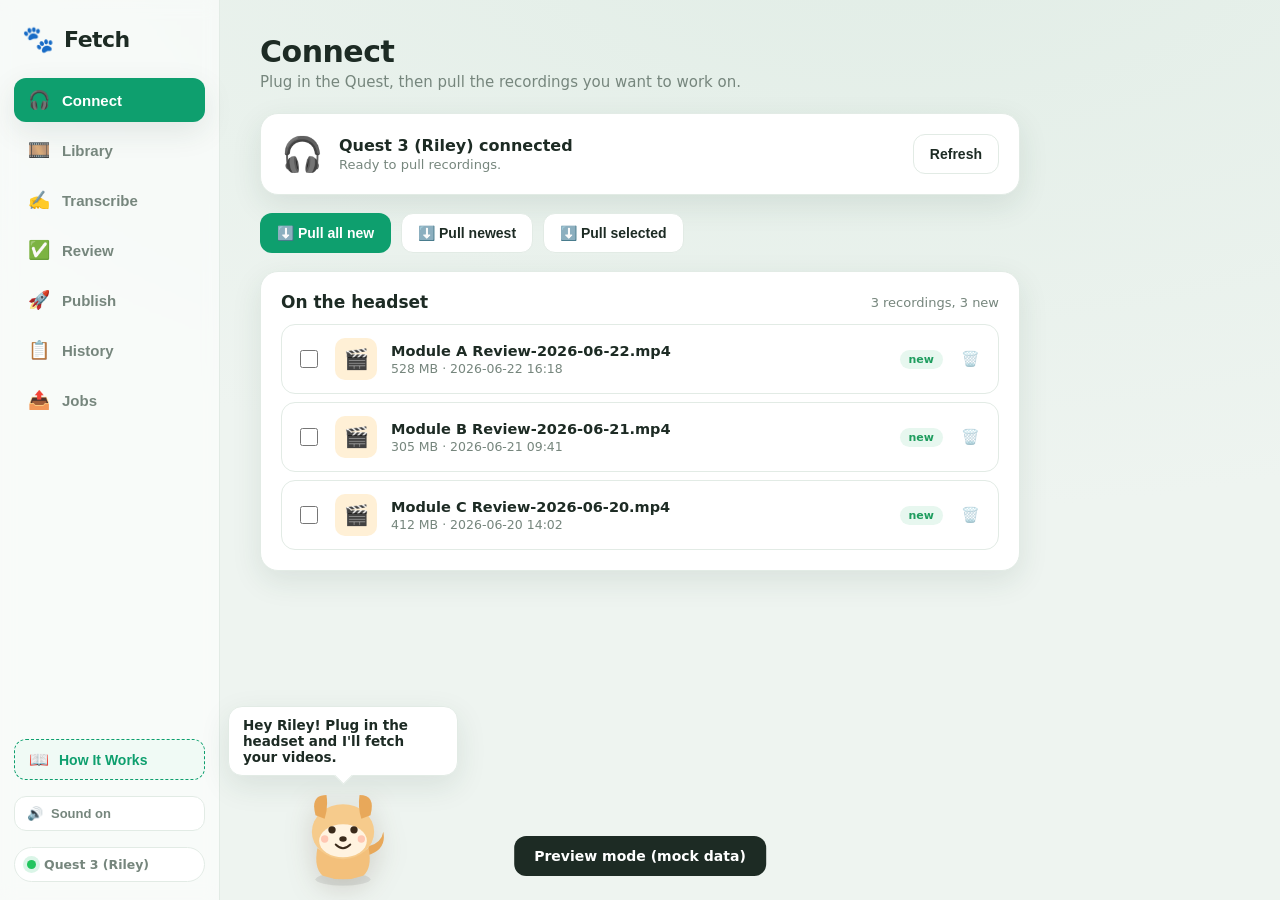
<file: apps/fetch/index.html>
<!DOCTYPE html>
<html lang="en">
<head>
  <meta charset="UTF-8" />
  <meta name="viewport" content="width=device-width, initial-scale=1.0" />
  <title>Fetch</title>
  <link rel="stylesheet" href="styles.css" />
</head>
<body>
  <div id="app">
    <!-- Left nav rail -->
    <nav class="rail">
      <div class="brand">
        <div class="brand-mark">🐾</div>
        <div class="brand-name">Fetch</div>
      </div>
      <button class="rail-btn active" data-view="connect"><span class="ico">🎧</span><span>Connect</span></button>
      <button class="rail-btn" data-view="library"><span class="ico">🎞️</span><span>Library</span></button>
      <button class="rail-btn" data-view="transcribe"><span class="ico">✍️</span><span>Transcribe</span></button>
      <button class="rail-btn" data-view="review"><span class="ico">✅</span><span>Review</span></button>
      <button class="rail-btn" data-view="publish"><span class="ico">🚀</span><span>Publish</span></button>
      <button class="rail-btn" data-view="history"><span class="ico">📋</span><span>History</span></button>
      <button class="rail-btn" data-view="jobs"><span class="ico">📤</span><span>Jobs</span><span class="job-badge hidden" id="jobBadge">0</span></button>
      <div class="rail-spacer"></div>
      <button class="help-btn" id="howItWorks"><span class="ico">📖</span><span>How It Works</span></button>
      <button class="sound-btn" id="soundToggle"><span class="ico">🔊</span><span>Sound on</span></button>
      <div class="device-pill" id="devicePill">
        <span class="dot" id="deviceDot"></span>
        <span id="deviceText">Checking...</span>
      </div>
    </nav>

    <!-- Main content -->
    <main>
      <!-- CONNECT -->
      <section id="view-connect" class="view active">
        <header class="view-head">
          <h1>Connect</h1>
          <p class="sub">Plug in the Quest, then pull the recordings you want to work on.</p>
        </header>

        <div class="card status-card">
          <div class="status-left">
            <div class="status-icon" id="statusIcon">🎧</div>
            <div>
              <div class="status-title" id="statusTitle">Looking for your headset...</div>
              <div class="status-meta" id="statusMeta">Make sure it is plugged in and unlocked.</div>
            </div>
          </div>
          <button class="btn ghost" id="refreshDevice">Refresh</button>
        </div>

        <div class="row gap">
          <button class="btn primary" id="pullAllNew">⬇️ Pull all new</button>
          <button class="btn" id="pullNewest">⬇️ Pull newest</button>
          <button class="btn" id="pullSelected">⬇️ Pull selected</button>
        </div>

        <div class="card">
          <div class="card-head">
            <h2>On the headset</h2>
            <span class="muted" id="headsetCount"></span>
          </div>
          <div id="headsetList" class="list"></div>
        </div>
      </section>

      <!-- LIBRARY -->
      <section id="view-library" class="view">
        <header class="view-head">
          <h1>Library</h1>
          <p class="sub">Pulled videos on this PC. Pick one to transcribe.</p>
        </header>
        <div class="card">
          <div id="libraryList" class="list"></div>
        </div>
      </section>

      <!-- TRANSCRIBE -->
      <section id="view-transcribe" class="view">
        <header class="view-head">
          <h1>Transcribe</h1>
          <p class="sub">Turn the selected video into a timestamped checklist.</p>
        </header>
        <div class="card selected-card" id="transcribeSelected">
          <div class="muted">No video selected. Head to the Library and pick one.</div>
        </div>
        <div class="row gap">
          <button class="btn primary" id="runTranscribe" disabled>✍️ Generate checklist</button>
        </div>
        <div class="card progress-card hidden" id="transcribeProgress">
          <div class="progress-label" id="transcribeLabel">Working...</div>
          <div class="bar"><div class="bar-fill" id="transcribeBar"></div></div>
        </div>
      </section>

      <!-- REVIEW -->
      <section id="view-review" class="view">
        <header class="view-head">
          <h1>Review</h1>
          <p class="sub">Fix anything mis-heard before it goes out. Timestamp callouts get a time, Other notes do not.</p>
        </header>

        <div class="card">
          <div class="card-head">
            <h2>Timestamp <span class="badge" id="changeCount">0</span></h2>
            <button class="btn small" id="addChange">+ Add timestamp</button>
          </div>
          <div id="changesList" class="checklist"></div>
        </div>

        <div class="card">
          <div class="card-head">
            <h2>Other <span class="badge alt" id="otherCount">0</span></h2>
            <button class="btn small" id="addOther">+ Add note</button>
          </div>
          <div id="otherList" class="checklist"></div>
        </div>
      </section>

      <!-- PUBLISH -->
      <section id="view-publish" class="view">
        <header class="view-head">
          <h1>Publish</h1>
          <p class="sub">Upload the video to Vimeo and post the checklist to Teams.</p>
        </header>

        <div class="card">
          <label class="field-label" for="pubDevice">Device</label>
          <div class="folder-row">
            <select id="pubDevice" class="field-input"><option value="">None</option></select>
            <button type="button" class="btn small" id="newDeviceBtn">+ New</button>
            <button type="button" class="btn small" id="delDeviceBtn" title="Delete the selected device from the saved list">🗑️</button>
          </div>
          <div class="folder-new hidden" id="newDeviceRow">
            <input type="text" id="newDeviceName" class="field-input" placeholder="New device name" />
            <button type="button" class="btn small primary" id="createDeviceBtn">Add</button>
            <button type="button" class="btn small" id="cancelDeviceBtn">Cancel</button>
          </div>
          <label class="field-label" for="pubProcedure">Procedure</label>
          <div class="folder-row">
            <select id="pubProcedure" class="field-input"><option value="">None</option></select>
            <button type="button" class="btn small" id="newProcBtn">+ New</button>
            <button type="button" class="btn small" id="delProcBtn" title="Delete the selected procedure from the saved list">🗑️</button>
          </div>
          <div class="folder-new hidden" id="newProcRow">
            <input type="text" id="newProcName" class="field-input" placeholder="New procedure name" />
            <button type="button" class="btn small primary" id="createProcBtn">Add</button>
            <button type="button" class="btn small" id="cancelProcBtn">Cancel</button>
          </div>
          <label class="field-label" for="pubTitle">Title</label>
          <input type="text" id="pubTitle" class="field-input" placeholder="Review title" />
          <label class="field-label" for="pubDescription">Description</label>
          <textarea id="pubDescription" class="field-input" rows="2" placeholder="Optional - shown on Vimeo and in the post"></textarea>
          <label class="field-label" for="pubNotes">Notes</label>
          <textarea id="pubNotes" class="field-input" rows="3" placeholder="Optional - shown at the bottom of the post"></textarea>
          <label class="field-label" for="pubFolder">Vimeo folder</label>
          <div class="folder-row">
            <select id="pubFolder" class="field-input"><option value="">No folder (My Videos)</option></select>
            <button type="button" class="btn small" id="newFolderBtn">+ New</button>
          </div>
          <div class="folder-new hidden" id="newFolderRow">
            <input type="text" id="newFolderName" class="field-input" placeholder="New folder name" />
            <button type="button" class="btn small primary" id="createFolderBtn">Create</button>
            <button type="button" class="btn small" id="cancelFolderBtn">Cancel</button>
          </div>
        </div>

        <div class="card summary-card" id="publishSummary"></div>

        <div class="row gap">
          <button class="btn primary big" id="publishBtn" disabled>🚀 Publish</button>
        </div>

        <div class="card progress-card hidden" id="publishProgress">
          <div class="progress-label" id="publishLabel">Working...</div>
          <div class="bar"><div class="bar-fill" id="publishBar"></div></div>
        </div>

        <div class="card success-card hidden" id="publishSuccess"></div>
      </section>

      <!-- HISTORY -->
      <section id="view-history" class="view">
        <header class="view-head">
          <h1>History</h1>
          <p class="sub">Everything you've published, kept until you delete it. Expand a review to see its checklist.</p>
        </header>
        <div id="historyList" class="list"></div>
      </section>

      <!-- JOBS -->
      <section id="view-jobs" class="view">
        <header class="view-head">
          <h1>Jobs</h1>
          <p class="sub">Your publish queue. Uploads and Teams posts run here with live status.</p>
        </header>
        <div class="row gap"><button class="btn small" id="clearJobsBtn">Clear finished</button></div>
        <div id="jobsList" class="list"></div>
      </section>
    </main>

    <!-- Dog companion -->
    <div id="dog" class="dog idle" title="Click me!">
      <div class="speech" id="dogSpeech"></div>
      <svg viewBox="0 0 120 120" width="110" height="110" aria-hidden="true">
        <g id="dogTail">
          <path d="M86 78 q22 -6 18 -26 q-2 12 -16 16 z" fill="#e8a85a"/>
        </g>
        <ellipse cx="60" cy="104" rx="30" ry="7" fill="rgba(0,0,0,0.08)"/>
        <!-- body -->
        <path d="M32 70 q28 18 56 0 q4 22 -6 30 q-22 8 -44 0 q-10 -8 -6 -30 z" fill="#f3c07b"/>
        <!-- head -->
        <g id="dogHead">
          <ellipse cx="60" cy="52" rx="34" ry="30" fill="#f6cb8c"/>
          <!-- ears -->
          <path id="earL" d="M30 34 q-6 -22 12 -22 q2 14 -2 26 z" fill="#e8a85a"/>
          <path id="earR" d="M90 34 q6 -22 -12 -22 q-2 14 2 26 z" fill="#e8a85a"/>
          <!-- cheeks -->
          <ellipse cx="60" cy="62" rx="26" ry="18" fill="#fff3e0"/>
          <!-- eyes -->
          <circle class="eye" cx="48" cy="50" r="4" fill="#3a2a1a"/>
          <circle class="eye" cx="72" cy="50" r="4" fill="#3a2a1a"/>
          <!-- blush -->
          <circle cx="40" cy="60" r="4" fill="#ffb3a0" opacity="0.7"/>
          <circle cx="80" cy="60" r="4" fill="#ffb3a0" opacity="0.7"/>
          <!-- nose + smile -->
          <ellipse cx="60" cy="60" rx="4" ry="3" fill="#3a2a1a"/>
          <path d="M52 66 q8 8 16 0" stroke="#3a2a1a" stroke-width="2" fill="none" stroke-linecap="round"/>
        </g>
      </svg>
    </div>

    <div id="toast" class="toast"></div>

    <div id="howModal" class="modal-overlay hidden">
      <div class="modal">
        <button class="modal-close" id="howClose" title="Close">&times;</button>
        <h2>🐾 How Fetch works</h2>
        <p class="lead">Two parts: how you talk in the headset, and the buttons here on your PC.</p>

        <h3>🎧 In the headset</h3>
        <p>Record the module like always. When you spot something, open with a trigger word, say the whole thought, and close with <b>"Pause"</b>:</p>
        <div class="trigger">
          <p><b>"Timestamp ... Pause"</b> a specific fix tied to a spot. Say <b>where</b> it is, what's wrong, and what to do. Fetch attaches a clickable time so the contractor jumps straight to that moment in the video.</p>
          <p class="ex">"Timestamp: the front intake panel should be brushed metal, not plastic. Pause."</p>
        </div>
        <div class="trigger">
          <p><b>"Sidenote ... Pause"</b> a general note not tied to a moment. No time gets attached.</p>
          <p class="ex">"Sidenote: the lighting feels darker than the other modules. Pause."</p>
        </div>
        <div class="tips">Tips: one thing per callout (three issues = three callouts). Say <b>where</b> it is out loud, since Fetch can't see where you were looking. Saying <b>"Pause"</b> at the end is what lets the module narrator keep playing, anything it says after your "Pause" is ignored. Just don't use the word "pause" inside a callout.</div>

        <h3>💻 On your PC</h3>
        <p>The tabs down the left side, roughly in the order you use them:</p>
        <ol>
          <li><b>Connect.</b> Plug in the Quest, wait for the green dot, then pull your recordings. Ones you already pulled are checked and greyed so you don't grab them twice. The 🗑️ on a recording deletes it off the headset <i>and</i> out of your Library. Anything you already published stays safe in History.</li>
          <li><b>Library.</b> Your working pile of pulled recordings. Pick one and hit <b>Select</b>. A recording stays here until you publish it, then it moves to History. If you ever delete it from History, it comes right back here.</li>
          <li><b>Transcribe.</b> Hit <b>Generate checklist</b> and wait. This runs on your own PC, free, and turns your spoken callouts into a list. (This step needs no internet.)</li>
          <li><b>Review.</b> Read the list, fix anything it misheard, and add or remove items by hand. This is your last chance to tidy it before it goes out.</li>
          <li><b>Publish.</b> Fill in the <b>Device</b> and <b>Procedure</b> (use <b>+ New</b> to save one for next time, 🗑️ to drop one you added by mistake), a <b>Title</b>, and optional <b>Description</b> and <b>Notes</b>. Choose which <b>Vimeo folder</b> it lands in. Publish uploads the video to Vimeo and posts the checklist card to the Teams channel.</li>
          <li><b>Jobs.</b> Your upload queue. Each publish shows a live progress bar here and runs in the background, so you can line up the next one while it works. A green check and a Vimeo link mean it finished.</li>
          <li><b>History.</b> Every review you've published, grouped by device. As the team knocks out fixes, tick the items off here to track progress (the count shows how many are done). Delete a review to clear it, and Fetch asks if you also want to delete its Vimeo video. The Teams message stays either way.</li>
        </ol>
        <p>And yes, you can pet the dog. 🐕</p>
      </div>
    </div>

    <div id="deleteModal" class="modal-overlay hidden">
      <div class="modal modal-sm">
        <h2 id="deleteTitle">Delete</h2>
        <p id="deleteText" class="lead"></p>
        <label class="toggle"><input type="checkbox" id="deleteVimeoChk" /><span id="deleteVimeoLabel">Also delete the Vimeo video</span></label>
        <p class="muted" style="font-size: 12.5px; margin-top: 6px;">The Teams message can't be removed automatically. Delete it in Teams if you need to.</p>
        <div class="row gap" style="margin-top: 16px; justify-content: flex-end;">
          <button class="btn" id="deleteCancelBtn">Cancel</button>
          <button class="btn danger" id="deleteConfirmBtn">Delete</button>
        </div>
      </div>
    </div>
  </div>

  <script src="sfx.js"></script>
  <script src="dog.js"></script>
  <script src="app.js"></script>
</body>
</html>
</file>
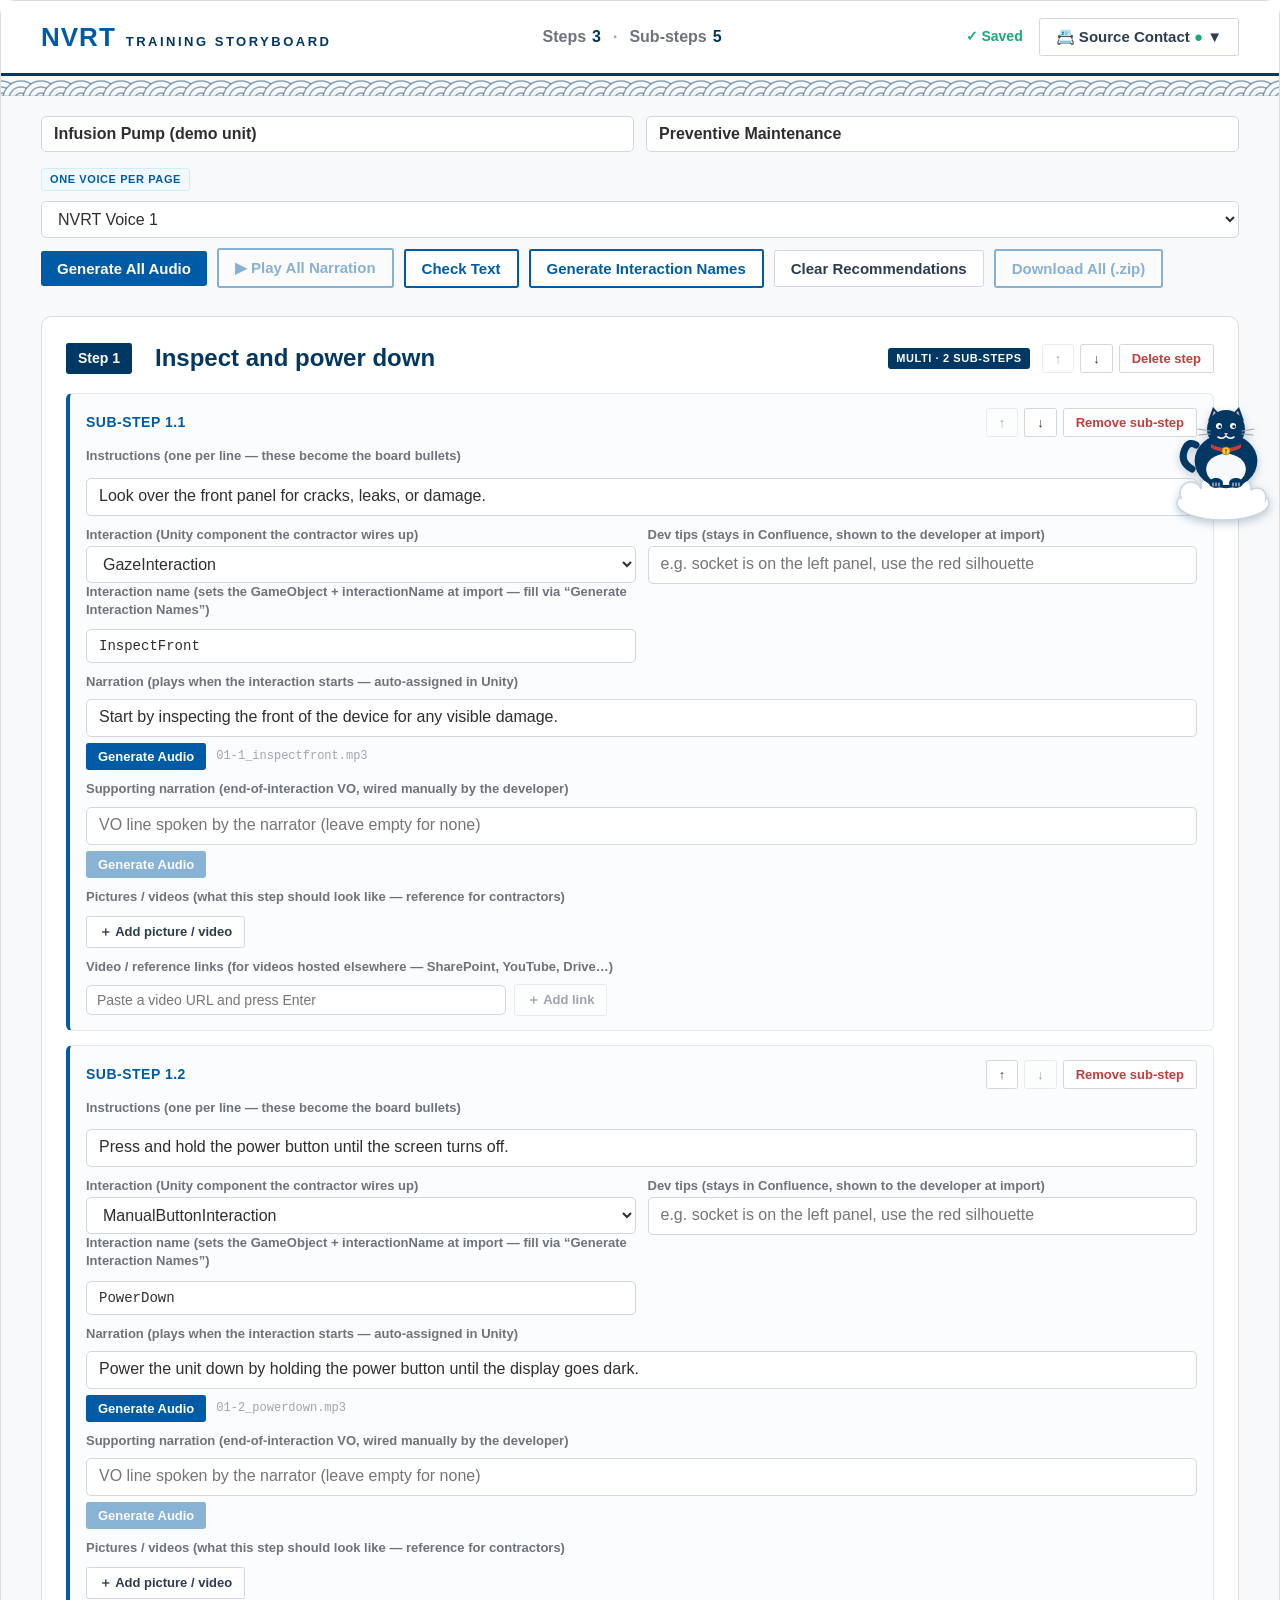
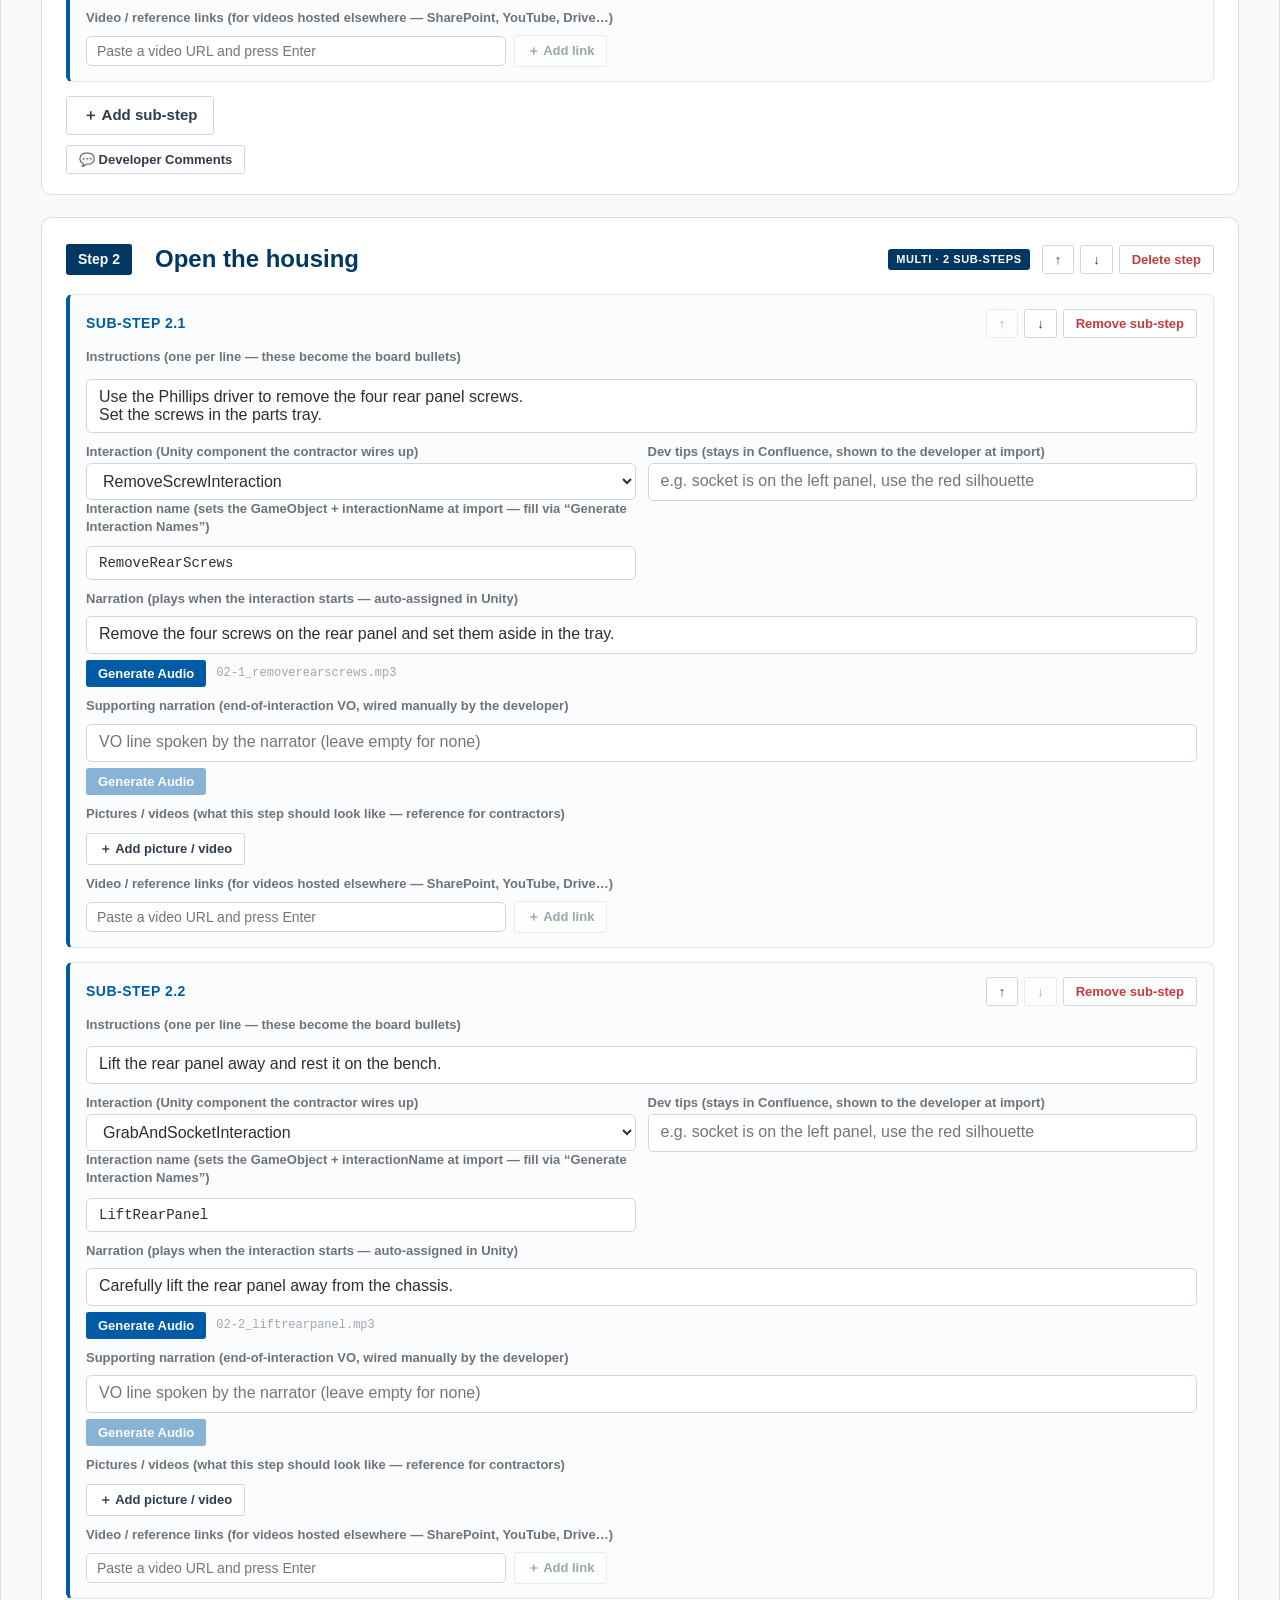
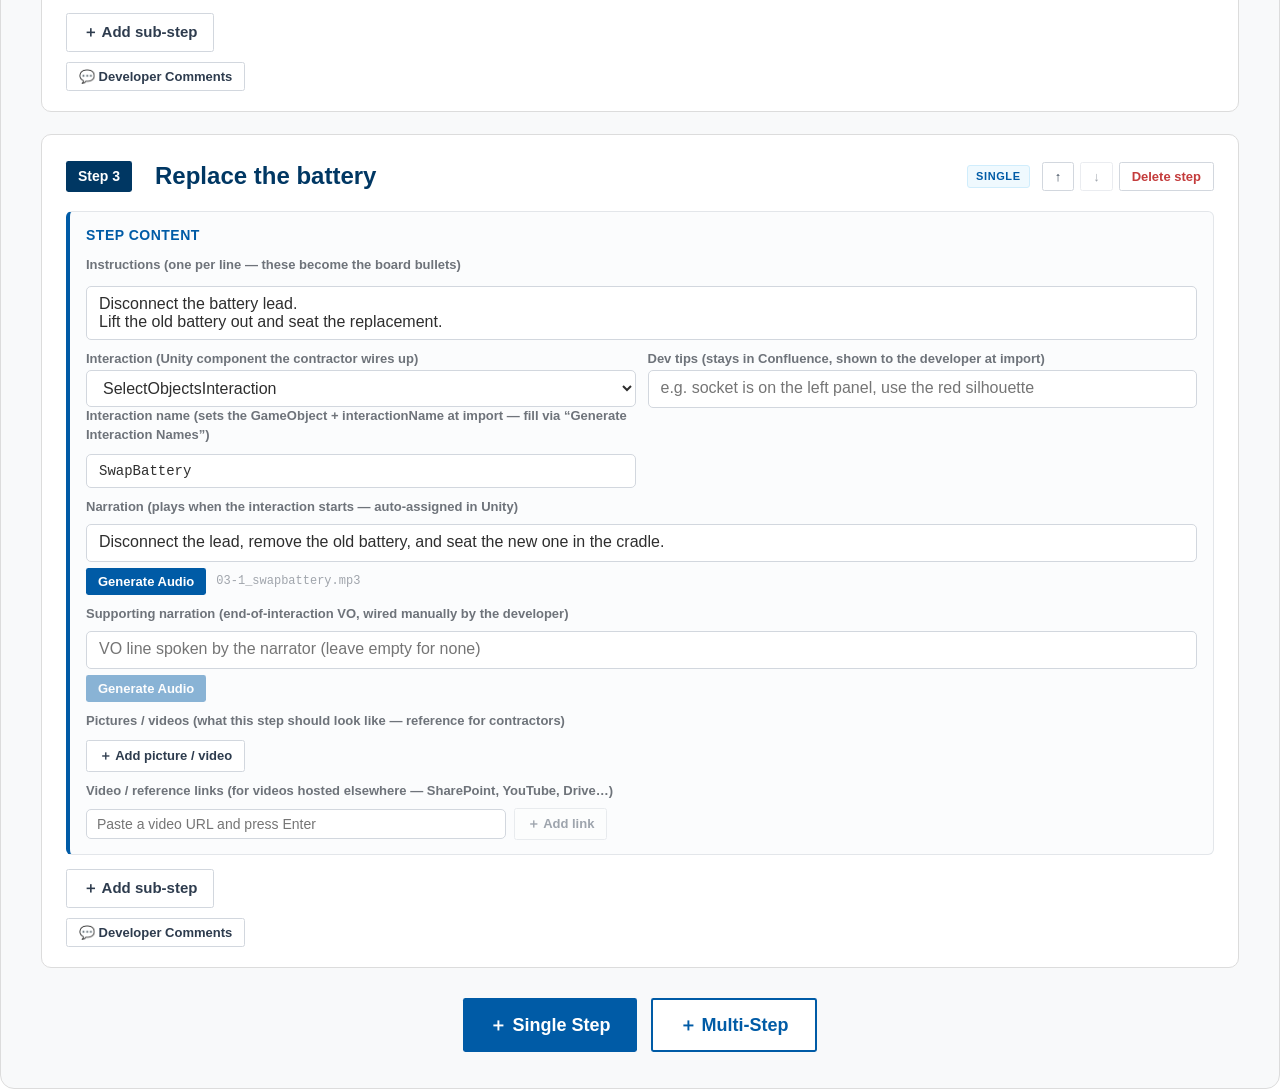
<file: apps/forge/index.html>
<!doctype html>
<html lang="en">
  <head>
    <meta charset="UTF-8" />
    <meta name="viewport" content="width=device-width, initial-scale=1.0" />
    <title>NVRT Storyboard Editor</title>
    <script type="module" crossorigin src="./assets/index-DHckZvHK.js"></script>
    <link rel="stylesheet" crossorigin href="./assets/index-Dmf9ntUv.css">
  </head>
  <body>
    <div id="root"></div>
  </body>
</html>
</file>
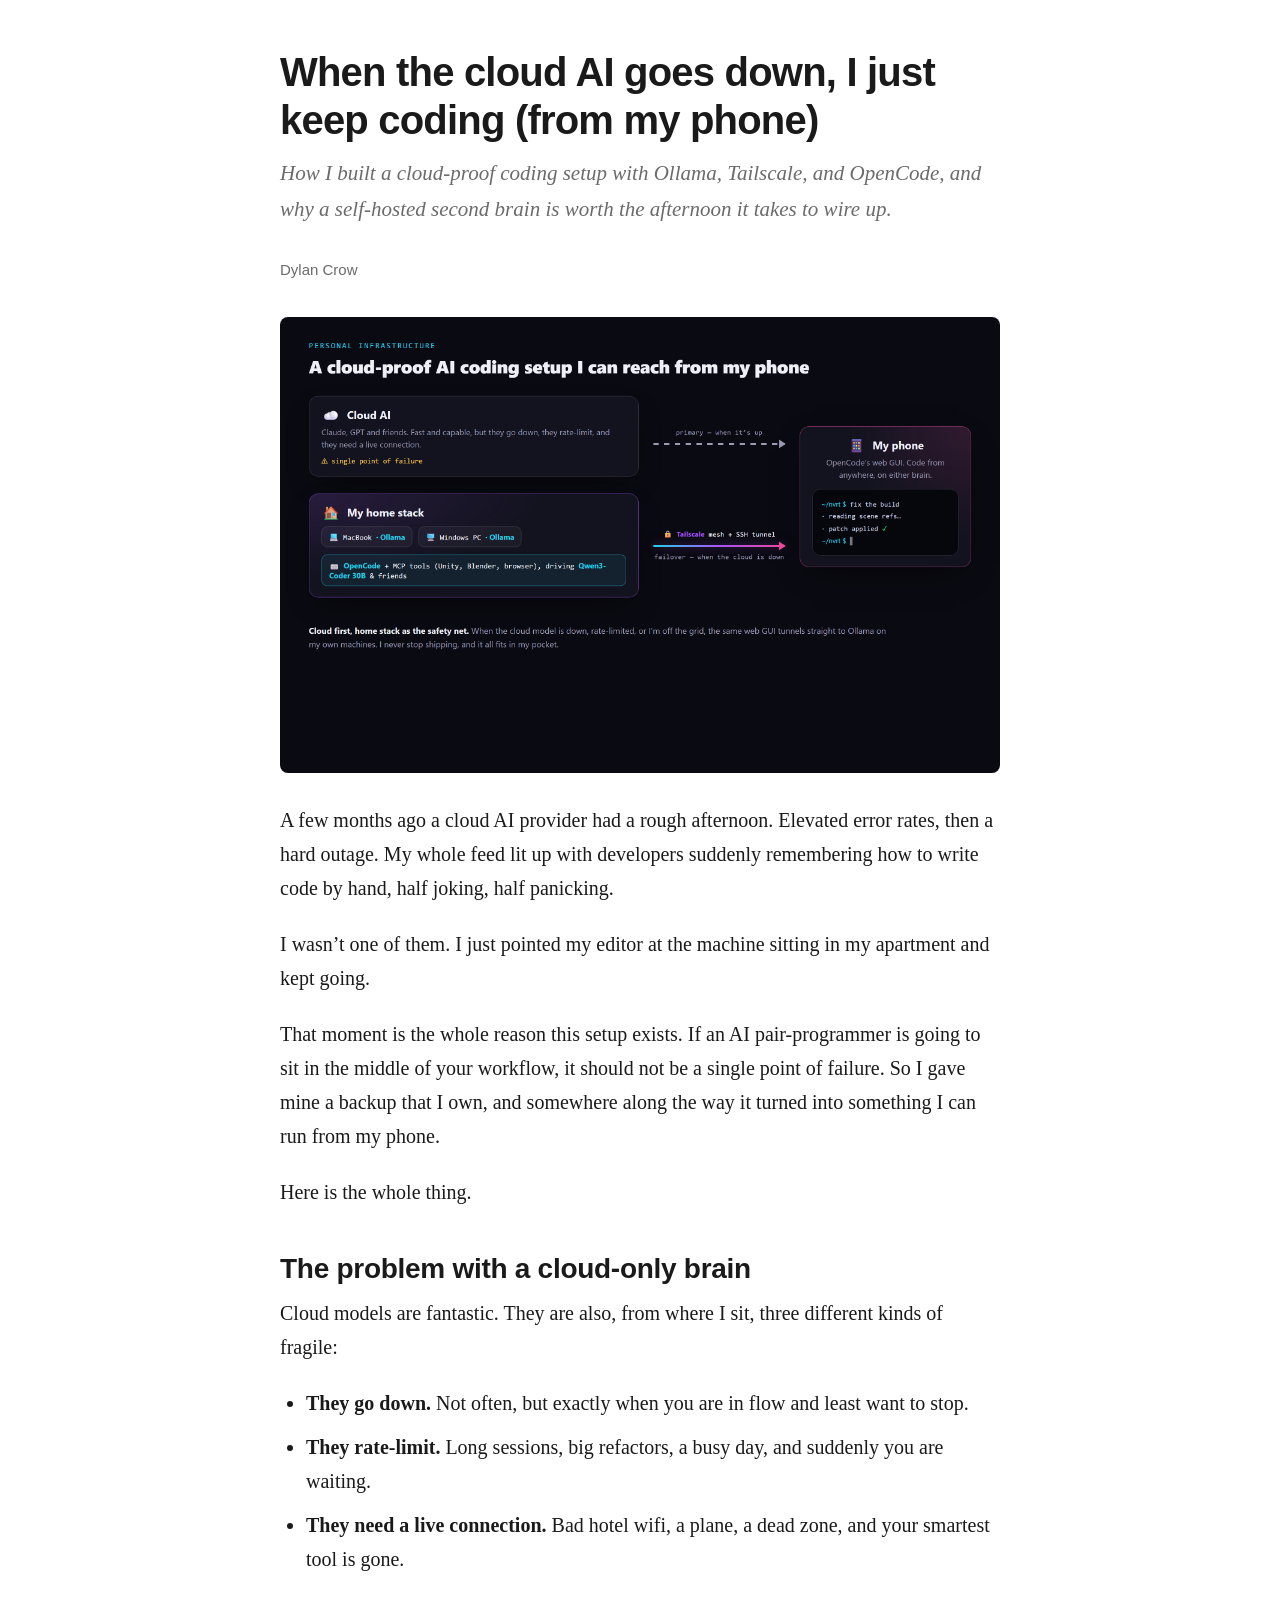
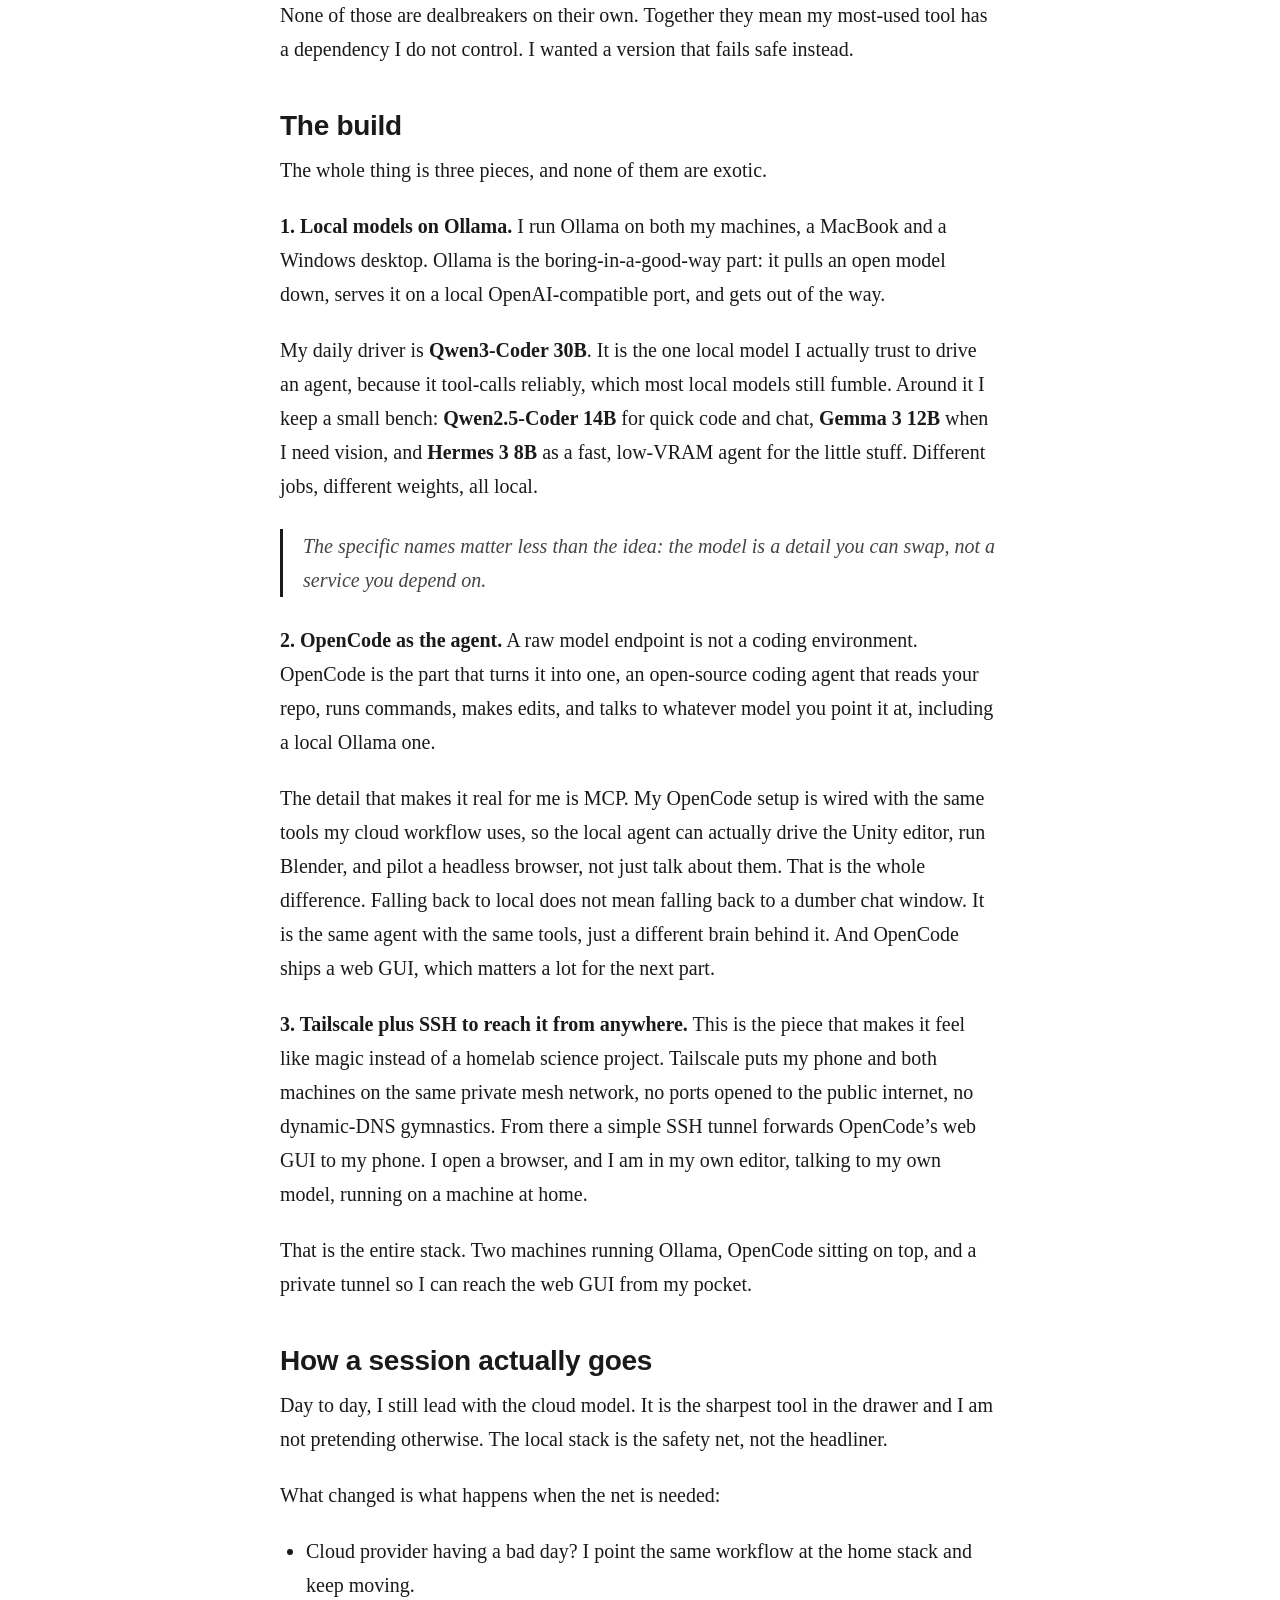
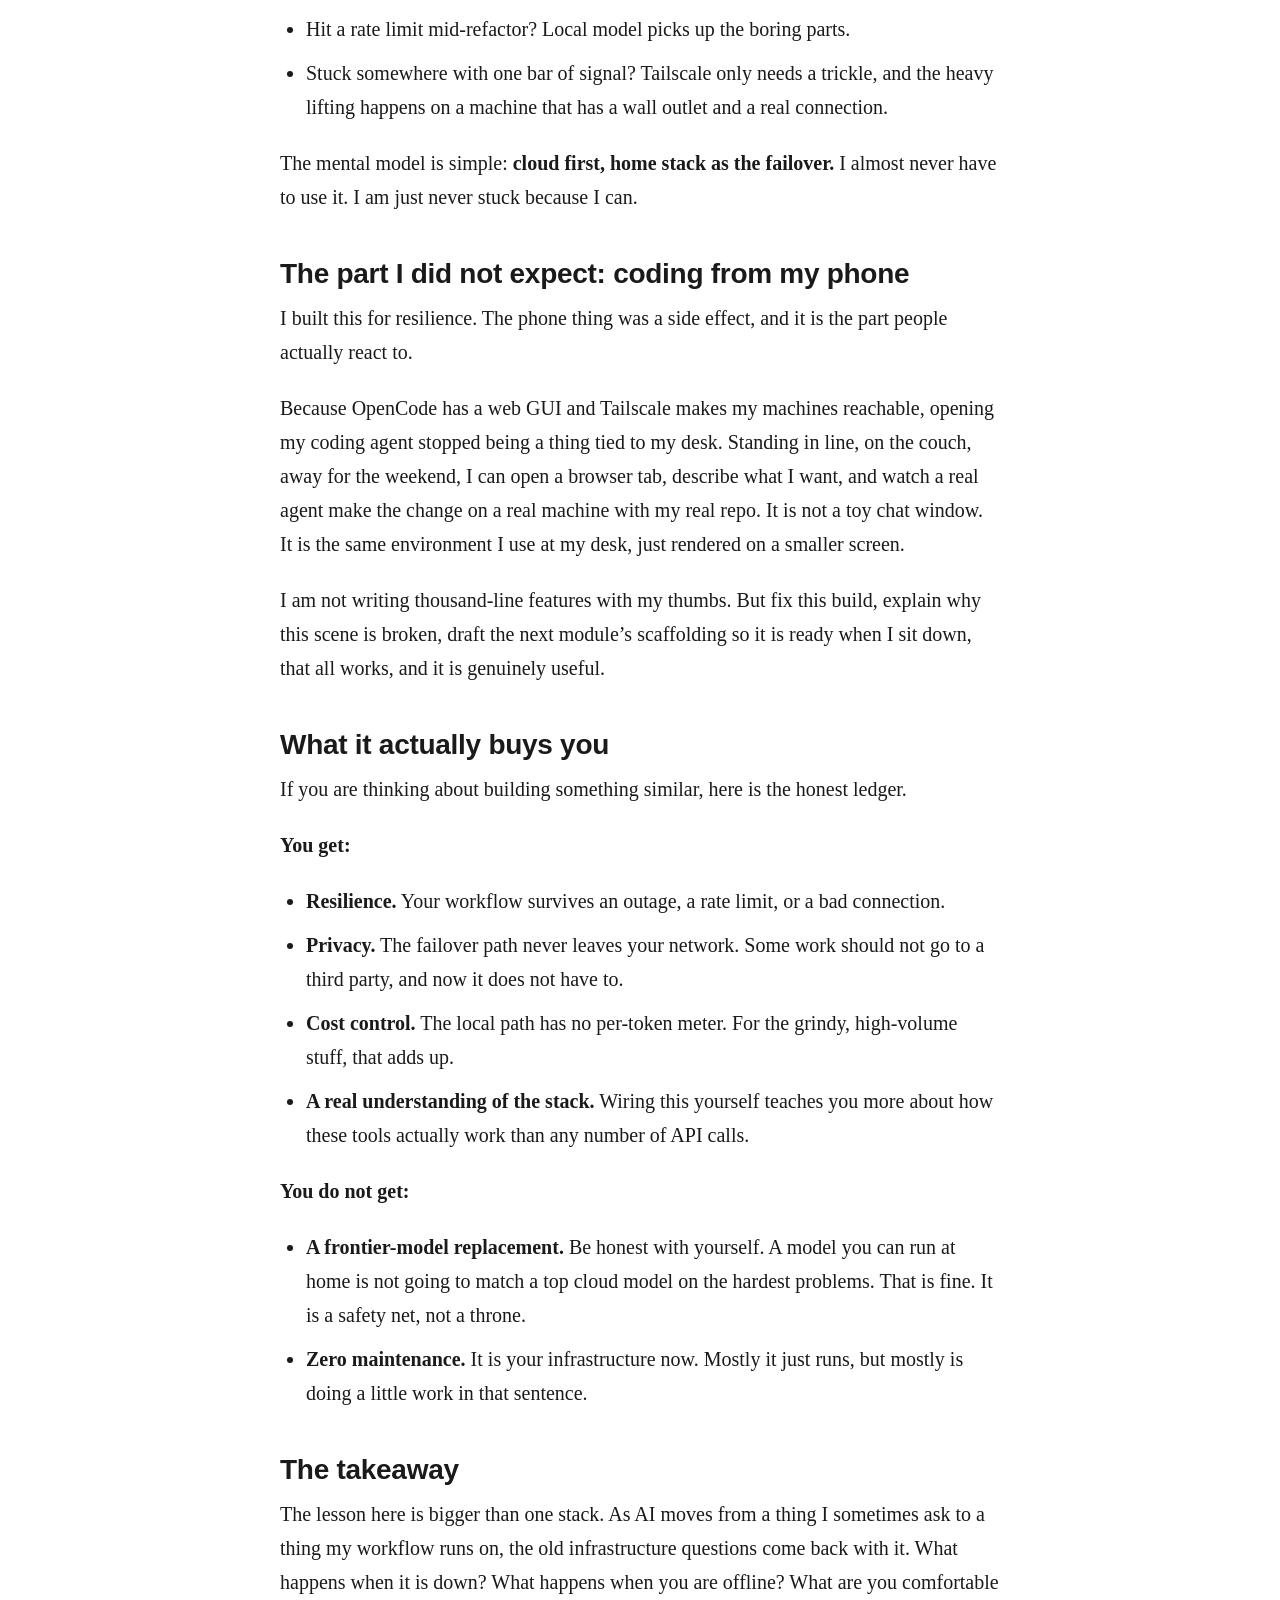
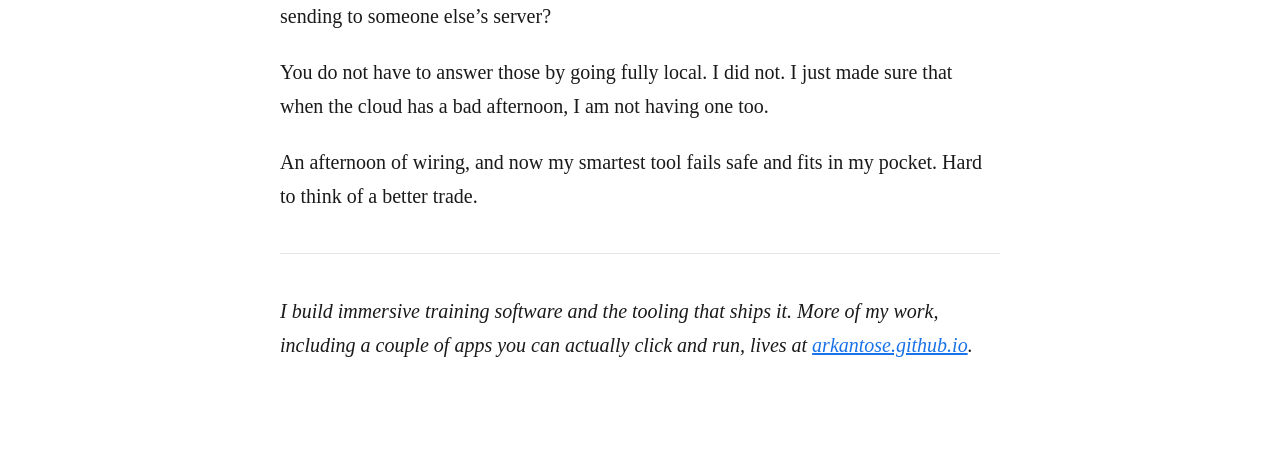
<file: cloud-proof-ai-coding.html>
<!doctype html>
<html lang="en">
<head>
<meta charset="utf-8">
<meta name="viewport" content="width=device-width, initial-scale=1">
<title>When the cloud AI goes down, I just keep coding (from my phone)</title>
<meta name="description" content="How I built a cloud-proof coding setup with Ollama, Tailscale, and OpenCode, and why a self-hosted second brain is worth the afternoon it takes to wire up.">
<meta name="author" content="Dylan Crow">
<style>
  body{max-width:720px;margin:0 auto;padding:48px 22px 80px;font-family:Georgia,'Times New Roman',serif;font-size:20px;line-height:1.7;color:#1a1a1a;background:#fff}
  h1{font-family:-apple-system,Helvetica,Arial,sans-serif;font-size:40px;line-height:1.2;letter-spacing:-.02em;margin:0 0 12px}
  h2{font-family:-apple-system,Helvetica,Arial,sans-serif;font-size:28px;line-height:1.25;letter-spacing:-.01em;margin:42px 0 10px}
  .sub{font-size:21px;color:#6b6b6b;font-style:italic;margin:0 0 30px}
  p{margin:0 0 22px}
  img{max-width:100%;height:auto;display:block;margin:30px auto;border-radius:8px}
  blockquote{margin:26px 0;padding-left:20px;border-left:3px solid #1a1a1a;font-style:italic;color:#444}
  ul,ol{margin:0 0 22px;padding-left:26px}
  li{margin:0 0 10px}
  a{color:#1a73e8}
  hr{border:0;border-top:1px solid #e5e5e5;margin:40px 0}
  .byline{font-family:-apple-system,Helvetica,Arial,sans-serif;font-size:15px;color:#6b6b6b;margin:0 0 34px}
</style>
</head>
<body>
<article>
<h1>When the cloud AI goes down, I just keep coding (from my phone)</h1>
<p class="sub">How I built a cloud-proof coding setup with Ollama, Tailscale, and OpenCode, and why a self-hosted second brain is worth the afternoon it takes to wire up.</p>
<p class="byline">Dylan Crow</p>

<img src="https://arkantose.github.io/assets/llm-architecture.png" alt="A cloud-proof AI coding setup: Mac and Windows running Ollama, reached over a Tailscale mesh and an SSH tunnel, driven from a phone through OpenCode's web GUI, as a failover for when cloud AI is down." />

<p>A few months ago a cloud AI provider had a rough afternoon. Elevated error rates, then a hard outage. My whole feed lit up with developers suddenly remembering how to write code by hand, half joking, half panicking.</p>

<p>I wasn&rsquo;t one of them. I just pointed my editor at the machine sitting in my apartment and kept going.</p>

<p>That moment is the whole reason this setup exists. If an AI pair-programmer is going to sit in the middle of your workflow, it should not be a single point of failure. So I gave mine a backup that I own, and somewhere along the way it turned into something I can run from my phone.</p>

<p>Here is the whole thing.</p>

<h2>The problem with a cloud-only brain</h2>
<p>Cloud models are fantastic. They are also, from where I sit, three different kinds of fragile:</p>
<ul>
<li><strong>They go down.</strong> Not often, but exactly when you are in flow and least want to stop.</li>
<li><strong>They rate-limit.</strong> Long sessions, big refactors, a busy day, and suddenly you are waiting.</li>
<li><strong>They need a live connection.</strong> Bad hotel wifi, a plane, a dead zone, and your smartest tool is gone.</li>
</ul>
<p>None of those are dealbreakers on their own. Together they mean my most-used tool has a dependency I do not control. I wanted a version that fails safe instead.</p>

<h2>The build</h2>
<p>The whole thing is three pieces, and none of them are exotic.</p>
<p><strong>1. Local models on Ollama.</strong> I run Ollama on both my machines, a MacBook and a Windows desktop. Ollama is the boring-in-a-good-way part: it pulls an open model down, serves it on a local OpenAI-compatible port, and gets out of the way.</p>
<p>My daily driver is <strong>Qwen3-Coder 30B</strong>. It is the one local model I actually trust to drive an agent, because it tool-calls reliably, which most local models still fumble. Around it I keep a small bench: <strong>Qwen2.5-Coder 14B</strong> for quick code and chat, <strong>Gemma 3 12B</strong> when I need vision, and <strong>Hermes 3 8B</strong> as a fast, low-VRAM agent for the little stuff. Different jobs, different weights, all local.</p>
<blockquote>The specific names matter less than the idea: the model is a detail you can swap, not a service you depend on.</blockquote>
<p><strong>2. OpenCode as the agent.</strong> A raw model endpoint is not a coding environment. OpenCode is the part that turns it into one, an open-source coding agent that reads your repo, runs commands, makes edits, and talks to whatever model you point it at, including a local Ollama one.</p>
<p>The detail that makes it real for me is MCP. My OpenCode setup is wired with the same tools my cloud workflow uses, so the local agent can actually drive the Unity editor, run Blender, and pilot a headless browser, not just talk about them. That is the whole difference. Falling back to local does not mean falling back to a dumber chat window. It is the same agent with the same tools, just a different brain behind it. And OpenCode ships a web GUI, which matters a lot for the next part.</p>
<p><strong>3. Tailscale plus SSH to reach it from anywhere.</strong> This is the piece that makes it feel like magic instead of a homelab science project. Tailscale puts my phone and both machines on the same private mesh network, no ports opened to the public internet, no dynamic-DNS gymnastics. From there a simple SSH tunnel forwards OpenCode&rsquo;s web GUI to my phone. I open a browser, and I am in my own editor, talking to my own model, running on a machine at home.</p>
<p>That is the entire stack. Two machines running Ollama, OpenCode sitting on top, and a private tunnel so I can reach the web GUI from my pocket.</p>

<h2>How a session actually goes</h2>
<p>Day to day, I still lead with the cloud model. It is the sharpest tool in the drawer and I am not pretending otherwise. The local stack is the safety net, not the headliner.</p>
<p>What changed is what happens when the net is needed:</p>
<ul>
<li>Cloud provider having a bad day? I point the same workflow at the home stack and keep moving.</li>
<li>Hit a rate limit mid-refactor? Local model picks up the boring parts.</li>
<li>Stuck somewhere with one bar of signal? Tailscale only needs a trickle, and the heavy lifting happens on a machine that has a wall outlet and a real connection.</li>
</ul>
<p>The mental model is simple: <strong>cloud first, home stack as the failover.</strong> I almost never have to use it. I am just never stuck because I can.</p>

<h2>The part I did not expect: coding from my phone</h2>
<p>I built this for resilience. The phone thing was a side effect, and it is the part people actually react to.</p>
<p>Because OpenCode has a web GUI and Tailscale makes my machines reachable, opening my coding agent stopped being a thing tied to my desk. Standing in line, on the couch, away for the weekend, I can open a browser tab, describe what I want, and watch a real agent make the change on a real machine with my real repo. It is not a toy chat window. It is the same environment I use at my desk, just rendered on a smaller screen.</p>
<p>I am not writing thousand-line features with my thumbs. But fix this build, explain why this scene is broken, draft the next module&rsquo;s scaffolding so it is ready when I sit down, that all works, and it is genuinely useful.</p>

<h2>What it actually buys you</h2>
<p>If you are thinking about building something similar, here is the honest ledger.</p>
<p><strong>You get:</strong></p>
<ul>
<li><strong>Resilience.</strong> Your workflow survives an outage, a rate limit, or a bad connection.</li>
<li><strong>Privacy.</strong> The failover path never leaves your network. Some work should not go to a third party, and now it does not have to.</li>
<li><strong>Cost control.</strong> The local path has no per-token meter. For the grindy, high-volume stuff, that adds up.</li>
<li><strong>A real understanding of the stack.</strong> Wiring this yourself teaches you more about how these tools actually work than any number of API calls.</li>
</ul>
<p><strong>You do not get:</strong></p>
<ul>
<li><strong>A frontier-model replacement.</strong> Be honest with yourself. A model you can run at home is not going to match a top cloud model on the hardest problems. That is fine. It is a safety net, not a throne.</li>
<li><strong>Zero maintenance.</strong> It is your infrastructure now. Mostly it just runs, but mostly is doing a little work in that sentence.</li>
</ul>

<h2>The takeaway</h2>
<p>The lesson here is bigger than one stack. As AI moves from a thing I sometimes ask to a thing my workflow runs on, the old infrastructure questions come back with it. What happens when it is down? What happens when you are offline? What are you comfortable sending to someone else&rsquo;s server?</p>
<p>You do not have to answer those by going fully local. I did not. I just made sure that when the cloud has a bad afternoon, I am not having one too.</p>
<p>An afternoon of wiring, and now my smartest tool fails safe and fits in my pocket. Hard to think of a better trade.</p>

<hr>
<p><em>I build immersive training software and the tooling that ships it. More of my work, including a couple of apps you can actually click and run, lives at <a href="https://arkantose.github.io">arkantose.github.io</a>.</em></p>
</article>
</body>
</html>
</file>
<file: apps/fetch/styles.css>
:root {
  --bg: #eef4f0;
  --bg2: #e1ede6;
  --card: #ffffff;
  --ink: #1d2b24;
  --muted: #76867d;
  --line: #e2ebe5;
  --primary: #0e9f6e;
  --primary-ink: #ffffff;
  --accent: #f59e0b;
  --accent-soft: #fff0d6;
  --good: #22c55e;
  --warn: #f0a93b;
  --bad: #ef5b6b;
  --shadow: 0 10px 30px rgba(30, 70, 50, 0.10);
  --radius: 18px;
}

* { box-sizing: border-box; }
html, body { margin: 0; height: 100%; }
body {
  font-family: "Segoe UI", system-ui, -apple-system, sans-serif;
  color: var(--ink);
  background: radial-gradient(1200px 600px at 70% -10%, var(--bg2), var(--bg));
}

#app { display: flex; height: 100vh; overflow: hidden; }

/* Rail */
.rail {
  width: 220px; flex-shrink: 0;
  background: rgba(255,255,255,0.6);
  backdrop-filter: blur(8px);
  border-right: 1px solid var(--line);
  display: flex; flex-direction: column;
  padding: 18px 14px; gap: 6px;
}
.brand { display: flex; align-items: center; gap: 10px; padding: 6px 8px 18px; }
.brand-mark { font-size: 26px; }
.brand-name { font-size: 22px; font-weight: 800; letter-spacing: -0.5px; }
.rail-btn {
  display: flex; align-items: center; gap: 12px;
  border: none; background: transparent; cursor: pointer;
  padding: 11px 14px; border-radius: 12px;
  font-size: 15px; font-weight: 600; color: var(--muted);
  transition: all .15s ease; text-align: left;
}
.rail-btn .ico { font-size: 18px; }
.rail-btn:hover { background: rgba(14,159,110,0.10); color: var(--ink); }
.rail-btn.active { background: var(--primary); color: var(--primary-ink); box-shadow: var(--shadow); }
.rail-spacer { flex: 1; }
.device-pill {
  display: flex; align-items: center; gap: 8px;
  padding: 9px 12px; border-radius: 999px;
  background: #fff; border: 1px solid var(--line);
  font-size: 12.5px; font-weight: 600; color: var(--muted);
}
.dot { width: 9px; height: 9px; border-radius: 50%; background: var(--muted); }
.dot.ok { background: var(--good); box-shadow: 0 0 0 4px rgba(52,199,123,0.18); }
.dot.bad { background: var(--bad); box-shadow: 0 0 0 4px rgba(239,91,107,0.18); }
.dot.warn { background: var(--warn); box-shadow: 0 0 0 4px rgba(240,169,59,0.18); }

/* Main */
main { flex: 1; overflow-y: auto; padding: 34px 40px 120px; }
.view { display: none; max-width: 760px; }
.view.active { display: block; animation: fade .25s ease; }
@keyframes fade { from { opacity: 0; transform: translateY(6px); } to { opacity: 1; transform: none; } }
.view-head h1 { margin: 0 0 4px; font-size: 30px; letter-spacing: -0.5px; }
.view-head .sub { margin: 0 0 22px; color: var(--muted); font-size: 15px; }

/* Cards */
.card {
  background: var(--card); border: 1px solid var(--line);
  border-radius: var(--radius); padding: 20px;
  box-shadow: var(--shadow); margin-bottom: 18px;
}
.card-head { display: flex; align-items: center; justify-content: space-between; margin-bottom: 12px; }
.card-head h2 { margin: 0; font-size: 17px; }
.muted { color: var(--muted); font-size: 13px; }

.status-card { display: flex; align-items: center; justify-content: space-between; }
.status-left { display: flex; align-items: center; gap: 16px; }
.status-icon { font-size: 34px; }
.status-title { font-weight: 700; font-size: 16px; }
.status-meta { color: var(--muted); font-size: 13px; margin-top: 2px; }

/* Buttons */
.row { display: flex; }
.gap { gap: 10px; margin-bottom: 18px; flex-wrap: wrap; }
.btn {
  border: 1px solid var(--line); background: #fff; color: var(--ink);
  padding: 11px 16px; border-radius: 12px; cursor: pointer;
  font-size: 14px; font-weight: 600; transition: all .15s ease;
}
.btn:hover { transform: translateY(-1px); box-shadow: var(--shadow); }
.btn.primary { background: var(--primary); color: #fff; border-color: transparent; }
.btn.ghost { background: transparent; }
.btn.small { padding: 7px 12px; font-size: 13px; }
.btn.big { padding: 14px 26px; font-size: 16px; }
.btn:disabled { opacity: 0.45; cursor: not-allowed; transform: none; box-shadow: none; }

/* Lists */
.list { display: flex; flex-direction: column; gap: 8px; }
.item {
  display: flex; align-items: center; gap: 14px;
  padding: 13px 14px; border: 1px solid var(--line);
  border-radius: 14px; background: #fff; transition: all .15s ease;
}
.item:hover { border-color: #e0d2e6; }
.item.selected { border-color: var(--primary); background: #f0faf5; }
.item.pulled { opacity: 0.55; background: #f2f5f3; }
.item.pulled .name { text-decoration: none; }
.item .thumb { width: 42px; height: 42px; border-radius: 10px; background: var(--accent-soft); display: grid; place-items: center; font-size: 20px; flex-shrink: 0; }
.item .meta { flex: 1; min-width: 0; }
.item .name { font-weight: 600; font-size: 14.5px; white-space: nowrap; overflow: hidden; text-overflow: ellipsis; }
.item .sub { color: var(--muted); font-size: 12.5px; margin-top: 2px; }
.tag { font-size: 11px; font-weight: 700; padding: 3px 9px; border-radius: 999px; }
.tag.new { background: #e7f7ef; color: #1f9d5f; }
.tag.pulled { background: #eef0f4; color: #8a8198; }
.tag.done { background: var(--accent-soft); color: #0e8377; }
input.check { width: 18px; height: 18px; accent-color: var(--primary); }

/* Checklist editor */
.checklist { display: flex; flex-direction: column; gap: 8px; }
.ci { display: flex; align-items: flex-start; gap: 10px; padding: 12px; border: 1px solid var(--line); border-radius: 12px; }
.ci .ts { font-variant-numeric: tabular-nums; font-weight: 700; color: var(--accent); background: var(--accent-soft); padding: 3px 8px; border-radius: 8px; font-size: 12.5px; margin-top: 2px; }
.ci textarea { flex: 1; border: none; resize: vertical; font: inherit; font-size: 14px; color: var(--ink); min-height: 22px; background: transparent; outline: none; }
.ci .ci-actions { display: flex; gap: 4px; }
.icon-btn { border: none; background: transparent; cursor: pointer; font-size: 15px; opacity: .55; padding: 4px; border-radius: 8px; }
.icon-btn:hover { opacity: 1; background: var(--line); }
.badge { background: var(--primary); color: #fff; font-size: 12px; font-weight: 700; padding: 2px 9px; border-radius: 999px; margin-left: 4px; }
.badge.alt { background: var(--accent); }

/* Progress */
.progress-card .progress-label { font-weight: 600; margin-bottom: 10px; font-size: 14px; }
.bar { height: 10px; background: var(--line); border-radius: 999px; overflow: hidden; }
.bar-fill { height: 100%; width: 0%; background: linear-gradient(90deg, var(--primary), var(--warn)); border-radius: 999px; transition: width .3s ease; }
.hidden { display: none; }

/* Toggle */
.toggle { display: inline-flex; align-items: center; gap: 10px; font-weight: 600; font-size: 14px; margin-bottom: 16px; cursor: pointer; }
.toggle input { width: 18px; height: 18px; accent-color: var(--primary); }

/* Summary + success */
.summary-card .srow { display: flex; justify-content: space-between; padding: 9px 0; border-bottom: 1px dashed var(--line); font-size: 14px; }
.summary-card .srow:last-child { border-bottom: none; }
.summary-card .srow b { font-weight: 700; }
.success-card { border-color: var(--good); background: #f3fbf6; }
.success-card a { color: var(--accent); font-weight: 700; text-decoration: none; }

/* Dog */
.dog { position: fixed; left: 240px; bottom: 6px; z-index: 45; user-select: none; will-change: left; pointer-events: none; }
.dog svg { display: block; filter: drop-shadow(0 8px 14px rgba(80,50,30,0.18)); transition: transform .2s ease; pointer-events: auto; cursor: pointer; }
.dog.idle #dogHead { animation: bob 2.6s ease-in-out infinite; transform-origin: 60px 80px; }
.dog #dogTail { transform-origin: 86px 78px; animation: wag 1.6s ease-in-out infinite; }
.dog.happy #dogTail { animation: wagfast .35s ease-in-out infinite; }
.dog.happy svg { animation: hop .5s ease; }
.dog.sleep .eye { transform: scaleY(0.15); transform-box: fill-box; transform-origin: center; }
.dog.sleep #dogTail { animation: none; }
@keyframes bob { 0%,100% { transform: translateY(0) rotate(0deg); } 50% { transform: translateY(-3px) rotate(-1.5deg); } }
@keyframes wag { 0%,100% { transform: rotate(-8deg); } 50% { transform: rotate(10deg); } }
@keyframes wagfast { 0%,100% { transform: rotate(-18deg); } 50% { transform: rotate(20deg); } }
@keyframes hop { 0%,100% { transform: translateY(0); } 40% { transform: translateY(-14px); } }

.speech {
  position: absolute; left: 50%; bottom: 118px;
  background: #fff; border: 1px solid var(--line); box-shadow: var(--shadow);
  padding: 10px 14px; border-radius: 14px; font-size: 13.5px; font-weight: 600;
  width: max-content; max-width: 230px; opacity: 0; transform: translate(-50%, 6px) scale(.96);
  transition: all .2s ease; pointer-events: none;
}
.speech.show { opacity: 1; transform: translate(-50%, 0) scale(1); }
.speech::after { content: ""; position: absolute; left: 50%; margin-left: -6px; bottom: -7px; width: 12px; height: 12px; background: #fff; border-right: 1px solid var(--line); border-bottom: 1px solid var(--line); transform: rotate(45deg); }

/* Dig animation, dug-up gifts, and the sound toggle */
.dog.dig { animation: digshake .18s ease-in-out infinite; }
@keyframes digshake { 0%,100% { transform: translate(0,0); } 50% { transform: translate(-2px,3px); } }
.dog.dig #dogHead { animation: digbob .26s ease-in-out infinite; transform-origin: 60px 80px; }
@keyframes digbob { 0%,100% { transform: translateY(2px) rotate(-2deg); } 50% { transform: translateY(7px) rotate(2deg); } }

.gift { position: fixed; bottom: 44px; z-index: 60; font-size: 30px; cursor: pointer; pointer-events: none; opacity: 0; transform: translateY(8px) scale(.5); transition: all .45s cubic-bezier(.2,1.5,.4,1); filter: drop-shadow(0 5px 6px rgba(0,0,0,.22)); }
.gift.pop { opacity: 1; transform: translateY(-30px) scale(1); pointer-events: auto; }
.gift.bye { opacity: 0; transform: translateY(-70px) scale(.85); pointer-events: none; }

.sound-btn { display: flex; align-items: center; gap: 8px; border: 1px solid var(--line); background: #fff; color: var(--muted); cursor: pointer; padding: 9px 12px; border-radius: 12px; font-size: 13px; font-weight: 700; margin-bottom: 10px; transition: all .15s ease; }
.sound-btn:hover { color: var(--ink); transform: translateY(-1px); box-shadow: var(--shadow); }
.sound-btn.off { color: var(--bad); border-color: #f6d9dd; }

/* Dug-up dirt pile + flying dirt specks */
.dirt { position: fixed; bottom: 6px; z-index: 44; width: 60px; height: 26px; background: radial-gradient(ellipse at 50% 100%, #7a5532 0%, #5d3f23 75%); border-radius: 50% 50% 18% 18% / 80% 80% 25% 25%; box-shadow: inset 0 -4px 5px rgba(0,0,0,.25); opacity: 0; transform: translateY(10px) scale(.4); transform-origin: 50% 100%; transition: all .3s ease; }
.dirt.show { opacity: 1; transform: translateY(0) scale(1); }
.dirt.gone { opacity: 0; transform: translateY(6px) scale(.7); }
.speck { position: fixed; bottom: 16px; width: 8px; height: 8px; background: #6b4a2b; border-radius: 50%; z-index: 47; opacity: .9; transition: transform .6s ease-out, opacity .6s ease-out; }
.speck.fly { transform: translate(var(--dx), var(--dy)); opacity: 0; }

/* History tab accordions */
.acc { border: 1px solid var(--line); border-radius: 14px; background: #fff; overflow: hidden; }
.acc-head { display: flex; align-items: center; gap: 10px; padding: 12px 14px; }
.acc-toggle { flex: 1; display: flex; align-items: center; gap: 8px; border: none; background: transparent; cursor: pointer; font: inherit; font-weight: 600; font-size: 14.5px; color: var(--ink); text-align: left; min-width: 0; }
.acc-title { white-space: nowrap; overflow: hidden; text-overflow: ellipsis; }
.acc .chev { color: var(--muted); flex-shrink: 0; }
.acc-date { color: var(--muted); font-size: 12.5px; white-space: nowrap; }
.acc-del { flex-shrink: 0; }
.acc-body { padding: 2px 14px 14px 36px; }
.acc-link { display: inline-block; color: var(--accent); font-weight: 700; text-decoration: none; margin: 4px 0 8px; }
.acc-link:hover { text-decoration: underline; }
.acc-section { font-weight: 700; font-size: 11.5px; color: var(--muted); margin: 10px 0 4px; text-transform: uppercase; letter-spacing: .04em; }
.acc-item { font-size: 14px; padding: 4px 0; display: flex; gap: 8px; align-items: baseline; }
.acc-item .ts { font-variant-numeric: tabular-nums; font-weight: 700; color: var(--accent); background: var(--accent-soft); padding: 1px 7px; border-radius: 7px; font-size: 12.5px; flex-shrink: 0; }
.acc-desc { font-size: 14px; color: var(--ink); margin: 2px 0 8px; }
.acc-notes { font-size: 14px; color: var(--ink); white-space: pre-wrap; background: #fff7ec; border-radius: 10px; padding: 8px 12px; }

/* Publish form fields */
.field-label { display: block; font-size: 12.5px; font-weight: 700; color: var(--muted); margin: 12px 0 5px; text-transform: uppercase; letter-spacing: .03em; }
.field-label:first-child { margin-top: 0; }
.field-input { width: 100%; box-sizing: border-box; border: 1px solid var(--line); border-radius: 10px; padding: 9px 12px; font: inherit; font-size: 14px; color: var(--ink); background: #fff; outline: none; resize: vertical; }
.field-input:focus { border-color: var(--primary); }
.folder-row { display: flex; gap: 8px; align-items: center; }
.folder-row .field-input { flex: 1; min-width: 0; }
.folder-new { display: flex; gap: 8px; align-items: center; margin-top: 8px; }
.folder-new .field-input { flex: 1; min-width: 0; }

/* History: device groups + completion checkboxes */
.devgroup { border: 1px solid var(--line); border-radius: 14px; background: var(--card); box-shadow: var(--shadow); overflow: hidden; margin-bottom: 12px; }
.devgroup-head { display: flex; align-items: center; gap: 10px; padding: 12px 16px; background: #f3f6f4; }
.devgroup-toggle { flex: 1; display: flex; align-items: center; gap: 8px; border: none; background: transparent; cursor: pointer; font: inherit; font-weight: 800; font-size: 16px; color: var(--ink); text-align: left; min-width: 0; }
.devgroup-title { white-space: nowrap; overflow: hidden; text-overflow: ellipsis; }
.devgroup-count { background: var(--primary); color: #fff; font-size: 12px; font-weight: 700; padding: 1px 9px; border-radius: 999px; }
.devgroup-body { padding: 10px 12px; display: flex; flex-direction: column; gap: 8px; }
.devgroup-body.hidden { display: none; }
.acc-done { font-variant-numeric: tabular-nums; font-size: 12px; font-weight: 700; color: var(--accent); background: var(--accent-soft); padding: 1px 8px; border-radius: 999px; }
.acc-meta { font-size: 13px; color: var(--muted); margin: 2px 0 6px; }
.acc-checks { display: flex; flex-direction: column; gap: 2px; }
.check-item { display: flex; align-items: baseline; gap: 8px; padding: 4px 0; cursor: pointer; }
.check-item .check { width: 16px; height: 16px; accent-color: var(--primary); flex-shrink: 0; position: relative; top: 2px; }
.check-item .check-text { font-size: 14px; }
.check-item.done .check-text { text-decoration: line-through; color: var(--muted); }

/* Toast */
.toast {
  position: fixed; bottom: 24px; left: 50%; transform: translateX(-50%) translateY(20px);
  background: var(--ink); color: #fff; padding: 12px 20px; border-radius: 12px;
  font-size: 14px; font-weight: 600; opacity: 0; transition: all .25s ease; pointer-events: none; z-index: 60;
}
.toast.show { opacity: 1; transform: translateX(-50%) translateY(0); }

.selected-card .name { font-weight: 700; font-size: 15px; }

/* Help button + How It Works modal */
.help-btn { display: flex; align-items: center; gap: 10px; border: 1px dashed var(--primary); background: #f0faf5; color: var(--primary); cursor: pointer; padding: 10px 14px; border-radius: 12px; font-size: 14px; font-weight: 700; margin-bottom: 10px; transition: all .15s ease; }
.help-btn:hover { background: var(--primary); color: #fff; transform: translateY(-1px); box-shadow: var(--shadow); }
.help-btn .ico { font-size: 16px; }
.modal-overlay { position: fixed; inset: 0; background: rgba(47,42,58,0.45); backdrop-filter: blur(3px); display: grid; place-items: center; z-index: 80; animation: fade .2s ease; }
.modal-overlay.hidden { display: none; }
.modal { position: relative; background: #fff; border-radius: 22px; box-shadow: 0 30px 80px rgba(40,20,60,0.3); width: min(620px, 90vw); max-height: 85vh; overflow-y: auto; padding: 30px 32px; }
.modal h2 { margin: 0 0 4px; font-size: 24px; }
.modal h3 { margin: 22px 0 8px; font-size: 16px; }
.modal p { font-size: 14px; line-height: 1.5; color: var(--ink); margin: 6px 0; }
.modal .lead { color: var(--muted); margin-bottom: 6px; }
.modal .trigger { background: var(--accent-soft); border-radius: 12px; padding: 12px 14px; margin: 8px 0; }
.modal .trigger b { color: #0e8377; }
.modal .ex { font-style: italic; color: var(--muted); }
.modal ol { padding-left: 20px; font-size: 14px; line-height: 1.7; margin: 6px 0; }
.modal .tips { background: #fff7ec; border-radius: 12px; padding: 10px 14px; font-size: 13.5px; margin-top: 10px; }
.modal-close { position: absolute; top: 16px; right: 18px; border: none; background: var(--line); width: 32px; height: 32px; border-radius: 50%; font-size: 18px; cursor: pointer; color: var(--ink); line-height: 1; }
.modal-close:hover { background: var(--bad); color: #fff; }
.modal-sm { width: min(440px, 90vw); }
.btn.danger { background: var(--bad); color: #fff; border-color: transparent; }

/* Jobs queue */
.job-badge { background: var(--primary); color: #fff; font-size: 11px; font-weight: 700; padding: 1px 7px; border-radius: 999px; margin-left: auto; }
.job { border: 1px solid var(--line); border-radius: 14px; background: #fff; padding: 14px; box-shadow: var(--shadow); }
.job-head { display: flex; align-items: center; gap: 10px; margin-bottom: 10px; }
.job-meta { flex: 1; min-width: 0; }
.job-title { font-weight: 600; font-size: 14.5px; white-space: nowrap; overflow: hidden; text-overflow: ellipsis; }
.job-sub { color: var(--muted); font-size: 12.5px; margin-top: 2px; }
.job-status { font-size: 18px; }
.job-link { display: inline-block; margin-top: 8px; color: var(--accent); font-weight: 700; text-decoration: none; }
.job.failed { border-color: #f6d9dd; }
.job.done .bar-fill { background: var(--good); }
.bar-fill.running { background: linear-gradient(90deg, var(--primary), var(--warn), var(--primary)); background-size: 200% 100%; animation: barflow 1.2s linear infinite; }
@keyframes barflow { 0% { background-position: 200% 0; } 100% { background-position: 0 0; } }

/* ===== mobile / narrow viewport (phone, or small embed) ===== */
@media (max-width: 680px) {
  #app { flex-direction: column; height: 100vh; }
  .rail {
    width: auto; flex-direction: row; align-items: center; gap: 6px;
    padding: 8px 10px; overflow-x: auto; overflow-y: hidden;
    border-right: none; border-bottom: 1px solid var(--line);
    -webkit-overflow-scrolling: touch;
  }
  .rail::-webkit-scrollbar { height: 0; }
  .brand { padding: 0 6px 0 2px; flex-shrink: 0; }
  .rail-btn, .help-btn, .sound-btn, .device-pill { flex-shrink: 0; white-space: nowrap; margin-bottom: 0; }
  .rail-spacer { display: none; }
  main { padding: 18px 16px 96px; }
  .view { max-width: 100%; }
  .view-head h1 { font-size: 1.5rem; }
  .status-card { flex-wrap: wrap; gap: 12px; }
  .row.gap { gap: 8px; }
  .modal { padding: 22px 18px; }
}
</file>
<file: apps/forge/assets/index-Dmf9ntUv.css>
*{box-sizing:border-box}html,body,#root{margin:0;min-height:160px}body{font-family:"Source Sans 3",Source Sans Pro,Segoe UI,-apple-system,sans-serif;-webkit-font-smoothing:antialiased;background:transparent}.board-root{position:relative;background-color:#f8f9fa;border-radius:14px;overflow:visible;border:1px solid #dcdcdc;color:#2e2e2e;font-size:16px;line-height:1.4}.cat-sentinels{position:absolute;top:0;right:0;bottom:0;width:1px;pointer-events:none}.cat-sentinel{position:absolute;right:0;width:1px;height:2px}.fat-cat-wrap{position:absolute;right:4px;top:170px;z-index:10;cursor:pointer;-webkit-user-select:none;user-select:none;transform-origin:bottom center;animation:cat-idle 7s ease-in-out infinite;transition:top .6s cubic-bezier(.25,.6,.3,1)}.fat-cat-wrap:hover{animation-play-state:paused}.fat-cat-wrap.poked{animation:cat-jiggle .65s ease}.fat-cat-wrap.singing{animation:cat-sing .55s ease-in-out infinite}.cat-notes{position:absolute;top:6px;left:-6px;width:100%;height:100%;pointer-events:none}.cat-notes span{position:absolute;bottom:96px;font-size:17px;font-weight:700;color:#005ba6;opacity:0;animation:note-float 2s ease-out infinite}.cat-notes span:nth-child(1){left:2px;animation-delay:0s}.cat-notes span:nth-child(2){left:64px;animation-delay:.5s;color:#003763}.cat-notes span:nth-child(3){left:18px;animation-delay:1s;font-size:14px}.cat-notes span:nth-child(4){left:52px;animation-delay:1.5s;color:#009cf4}.cat-bubble--song{background:#eff9fe;border-color:#d0edfc;animation:bubble-pop .18s ease-out,bubble-sway 1.4s ease-in-out infinite}@keyframes cat-sing{0%,to{transform:translateY(0) rotate(-2deg) scale(1)}50%{transform:translateY(-5px) rotate(2deg) scale(.98,1.03)}}@keyframes note-float{0%{opacity:0;transform:translate(0) rotate(0)}15%{opacity:1}to{opacity:0;transform:translate(-12px,-52px) rotate(-22deg)}}@keyframes bubble-sway{0%,to{transform:rotate(-1.5deg)}50%{transform:rotate(1.5deg)}}.fat-cat-wrap.celebrating{animation:cat-party .6s ease-in-out infinite}@keyframes cat-party{0%,to{transform:translateY(0) rotate(-4deg)}50%{transform:translateY(-12px) rotate(4deg)}}.sakura{position:absolute;left:0;right:0;height:740px;pointer-events:none;z-index:9;overflow:hidden}.petal{position:absolute;top:-20px;width:11px;height:9px;background:#f4b8c4;border-radius:80% 10%;opacity:0;animation-name:petal-fall;animation-timing-function:ease-in-out;animation-iteration-count:infinite}.petal:nth-child(odd){background:#f9d2da}@keyframes petal-fall{0%{opacity:0;transform:translate(0) rotate(0)}8%{opacity:.95}85%{opacity:.9}to{opacity:0;transform:translate(-70px,700px) rotate(280deg)}}.fat-cat-wrap.asleep{animation:cat-breathe 3.2s ease-in-out infinite}@keyframes cat-breathe{0%,to{transform:scale(1)}50%{transform:scale(1.015,.985)}}.fat-cat-svg{display:block;filter:drop-shadow(0 3px 4px rgba(0,55,99,.25))}.cat-tail{transform-origin:14px 68px;animation:tail-flick 7s ease-in-out infinite}.cat-bubble{position:absolute;top:-34px;right:10px;background:#fff;border:1px solid #d2d7de;border-radius:10px 10px 2px;padding:5px 11px;font-size:13px;font-weight:700;color:#003763;white-space:nowrap;box-shadow:0 2px 6px #00376326;animation:bubble-pop .18s ease-out}@keyframes cat-idle{0%,92%,to{transform:rotate(0)}94%{transform:rotate(-2.5deg)}97%{transform:rotate(2deg)}}@keyframes cat-jiggle{0%{transform:scale(1) rotate(0)}20%{transform:scale(1.15,.8) rotate(-6deg)}40%{transform:scale(.88,1.12) rotate(6deg)}60%{transform:scale(1.08,.92) rotate(-4deg)}80%{transform:scale(.96,1.04) rotate(2deg)}to{transform:scale(1) rotate(0)}}@keyframes cat-bob{0%,to{transform:translateY(0) rotate(0)}50%{transform:translateY(-7px) rotate(-3deg)}}@keyframes tail-flick{0%,85%,to{transform:rotate(0)}90%{transform:rotate(18deg)}95%{transform:rotate(-8deg)}}@keyframes bubble-pop{0%{transform:scale(.6);opacity:0}to{transform:scale(1);opacity:1}}.board-header{background:#fff;min-height:72px;display:flex;align-items:center;justify-content:space-between;padding:0 40px;gap:24px}.board-logo{display:flex;align-items:baseline;gap:10px}.logo-nvrt{font-weight:700;font-size:26px;color:#005ba6;letter-spacing:1px}.logo-sub{font-weight:600;font-size:13px;color:#003763;letter-spacing:2.5px}.step-counter{display:flex;align-items:center;gap:6px;font-weight:600;font-size:16px}.counter-caption{color:#6e737a}.counter-value{color:#003763}.counter-divider{color:#a0a5ac;margin:0 6px}.header-right{display:flex;align-items:center;gap:16px}.save-state{font-size:14px;font-weight:600;color:#6e737a;min-width:90px;text-align:right}.source-toggle{white-space:nowrap}.source-toggle.is-open{background:#003763;color:#fff;border-color:#003763}.source-dot{color:#17ab78}.source-toggle.is-open .source-dot{color:#8fe3c4}.source-panel{background:#f7fbfe;border:1px solid #d0edfc;border-radius:10px;margin:0 40px 16px;padding:16px 20px}.source-grid{display:grid;grid-template-columns:repeat(3,minmax(180px,1fr));gap:12px 18px}.source-field{display:flex;flex-direction:column;gap:4px}.source-field--notes{grid-column:1 / -1}.source-label{font-size:12px;font-weight:600;color:#6e737a;letter-spacing:.3px}@media (max-width: 720px){.source-grid{grid-template-columns:1fr 1fr}}.save-state--saved{color:#17ab78}.save-state--error{color:red}.header-divider{height:3px;background-color:#003763}.jp-band{height:20px;background-color:#f8f9fa;background-image:url("data:image/svg+xml,%3Csvg xmlns='http://www.w3.org/2000/svg' width='40' height='20'%3E%3Cg stroke='%23003763' stroke-opacity='0.45' stroke-width='1.4' fill='%23f8f9fa'%3E%3Ccircle cx='0' cy='23' r='18'/%3E%3Ccircle cx='0' cy='23' r='12'/%3E%3Ccircle cx='0' cy='23' r='6'/%3E%3Ccircle cx='20' cy='23' r='18'/%3E%3Ccircle cx='20' cy='23' r='12'/%3E%3Ccircle cx='20' cy='23' r='6'/%3E%3Ccircle cx='40' cy='23' r='18'/%3E%3Ccircle cx='40' cy='23' r='12'/%3E%3Ccircle cx='40' cy='23' r='6'/%3E%3C/g%3E%3C/svg%3E");background-size:40px 20px;background-repeat:repeat-x;border-bottom:1px solid rgba(0,55,99,.15)}.controls-row{display:flex;flex-wrap:wrap;align-items:center;justify-content:space-between;gap:16px;padding:20px 40px 4px}.device-fields{display:flex;gap:12px;flex:1 1 380px}.device-input{flex:1;font-weight:600;color:#003763}.voice-controls{display:flex;align-items:center;gap:10px;flex-wrap:wrap}.voice-select{min-width:230px}.gen-progress{display:flex;align-items:center;gap:14px;padding:10px 40px 0}.progress-wrap{position:relative;padding-top:12px}.progress-walker{position:absolute;top:-2px;transition:left .32s ease-out;animation:walker-bob .5s ease-in-out infinite;pointer-events:none}@keyframes walker-bob{0%,to{transform:translateY(0)}50%{transform:translateY(-2px)}}.progress-track{width:330px;height:18px;background:#fff;border:1px solid #a0a5ac;border-radius:9px;overflow:hidden;flex-shrink:0}.progress-fill{height:100%;background-color:#003763;border-radius:8px;transition:width .32s ease-out}.progress-text{font-size:14px;color:#6e737a;font-weight:600}.steps-area{padding:24px 40px 36px;display:flex;flex-direction:column;gap:22px}.step-card{background:#fff;border:1px solid #dcdcdc;border-radius:10px;padding:20px 24px;display:flex;flex-direction:column;gap:14px}.step-head{display:flex;align-items:center;gap:12px}.step-badge{background:#003763;color:#fff;font-weight:700;font-size:14px;border-radius:2.47px;padding:6px 12px;white-space:nowrap}.step-title-input{flex:1;font-size:24px;font-weight:600;color:#003763;border:1px solid transparent;border-radius:5px;padding:6px 10px;background:transparent;font-family:inherit}.step-title-input:hover{border-color:#dcdcdc;background:#fafafa}.step-title-input:focus{outline:none;border-color:#005ba6;background:#fff}.step-tools{display:flex;gap:6px}.substep{border:1px solid #e3e6ea;border-left:4px solid #005ba6;border-radius:6px;background:#fbfcfd;padding:14px 16px;display:flex;flex-direction:column;gap:10px}.substep-head{display:flex;align-items:center;justify-content:space-between}.substep-tools{display:flex;gap:6px}.substep-number{font-weight:700;font-size:14px;color:#005ba6;letter-spacing:.5px;text-transform:uppercase}.two-col{display:grid;grid-template-columns:1fr 1fr;gap:12px}@media (max-width: 700px){.two-col{grid-template-columns:1fr}}.field-label-row{display:flex;align-items:center;gap:10px;margin-bottom:2px}.field-label{font-size:13px;font-weight:600;color:#6e737a}.field-input{width:100%;border:1px solid #d2d7de;border-radius:5px;padding:8px 12px;font-size:16px;font-family:inherit;color:#2e2e2e;background:#fff}.field-input:focus{outline:none;border-color:#005ba6;box-shadow:0 0 4px 1px #009cf459}.unity-name-input{margin-top:8px;font-family:ui-monospace,Cascadia Code,Consolas,monospace;font-size:14px}.field-textarea{resize:none;overflow:hidden;min-height:38px}.field-error{color:red;font-size:13px;font-weight:600}.nar-field{display:flex;flex-direction:column;gap:6px}.nar-actions{display:flex;align-items:center;gap:10px;flex-wrap:wrap}.nar-player{height:32px}.file-hint{font-size:12px;color:#a0a5ac;font-family:monospace}.btn{font-family:inherit;font-weight:700;font-size:15px;border-radius:2.47px;border:none;cursor:pointer;padding:9px 16px;transition:background-color .14s ease-out,color .14s ease-out,transform .14s ease-out}.btn:disabled{opacity:.45;cursor:default}.btn--primary{background-color:#005ba6;color:#fff}.btn--primary:hover:not(:disabled){background-color:#0071c8;transform:scale(1.03)}.btn--primary:active:not(:disabled){background-color:#004a84;transform:scale(.97)}.btn--secondary{background:#fff;color:#005ba6;border:2px solid #005ba6}.btn--secondary:hover:not(:disabled){background:#e8f0f8}.btn--secondary:active:not(:disabled){background:#005ba6;color:#fff}.btn--ghost{background:#fff;color:#2e3c4e;border:1px solid #d2d7de;font-weight:600}.btn--ghost:hover:not(:disabled){background:#003763;color:#fff;border-color:#003763}.btn--danger-ghost{background:#fff;color:#c43c3c;border:1px solid #d2d7de;font-weight:600}.btn--danger-ghost:hover:not(:disabled){background:#fdebeb;border-color:#c43c3c}.btn--small{font-size:13px;padding:6px 12px}.btn--large{font-size:18px;padding:13px 26px}.add-substep{align-self:flex-start}.step-footer{display:flex;flex-direction:column;gap:10px;align-items:flex-start}.dev-comments{width:100%;background:#fffbf2;border:1px solid #f5d9a8;border-radius:5px;padding:10px 14px;display:flex;flex-direction:column;gap:8px;align-items:flex-start}.dev-comments-box{background:#fff}.add-step-row{display:flex;gap:14px;justify-content:center;padding-top:8px}.lozenge{font-size:11px;font-weight:700;letter-spacing:.6px;border-radius:3px;padding:3px 8px;white-space:nowrap}.lozenge--info{background:#eff9fe;color:#005ba6;border:1px solid #d0edfc}.lozenge--multi{background:#003763;color:#fff}.lozenge--ok{background:#e2f5ee;color:#17ab78;border:1px solid #b8e8d6}.lozenge--stale{background:#fffbf2;color:#ec8000;border:1px solid #f5d9a8}.lozenge--paw{background:#e2f5ee;color:#17ab78;border:1px solid #b8e8d6}.media-section{display:flex;flex-direction:column;gap:8px}.media-grid{display:flex;flex-wrap:wrap;gap:10px}.media-item{display:flex;flex-direction:column;gap:4px;background:#fff;border:1px solid #dcdcdc;border-radius:5px;padding:6px;max-width:240px}.media-item img,.media-item video{max-width:228px;max-height:160px;border-radius:3px;object-fit:contain;display:block}.media-meta{display:flex;align-items:center;justify-content:space-between;gap:6px}.media-meta .file-hint{overflow:hidden;text-overflow:ellipsis;white-space:nowrap;max-width:190px}.media-remove{border:none;background:none;cursor:pointer;color:#949494;font-size:13px;font-weight:700;padding:2px 4px}.media-remove:hover{color:#c43c3c}.media-dl{border:none;background:none;cursor:pointer;color:#005ba6;font-size:14px;font-weight:700;padding:2px 4px}.media-dl:hover{color:#003763}.lightbox-actions{display:flex;gap:10px}.media-actions{display:flex;align-items:center;gap:10px;flex-wrap:wrap}.media-link-select{width:auto;max-width:320px;font-size:14px;padding:6px 10px}.media-zoomable{cursor:zoom-in}.lightbox{position:absolute;left:50%;transform:translate(-50%);z-index:30;background:#141e2df0;border-radius:10px;padding:18px;display:flex;flex-direction:column;align-items:center;gap:10px;cursor:zoom-out;max-width:94%;box-shadow:0 10px 40px #00142880}.lightbox img{max-width:100%;max-height:640px;border-radius:5px;display:block}.lightbox-hint{color:#d0edfc;font-size:13px;font-weight:600}.lightbox--max{width:96%;max-width:96%}.lightbox--max img{max-height:none;width:100%;object-fit:contain}.links-section{display:flex;flex-direction:column;gap:6px}.links-list{display:flex;flex-wrap:wrap;gap:8px}.link-chip{display:inline-flex;align-items:center;gap:4px;background:#eff9fe;border:1px solid #d0edfc;border-radius:3px;padding:4px 8px;font-size:13px}.link-chip a{color:#005ba6;font-weight:700;cursor:pointer;text-decoration:underline}.links-add{display:flex;gap:8px;align-items:center}.links-add .field-input{max-width:420px;font-size:14px;padding:6px 10px}.music-toggle{border:1px solid #d2d7de;background:#fff;border-radius:2.47px;font-size:15px;padding:2px 8px;cursor:pointer}.music-toggle:hover{background:#e8f0f8}.proof-box{background:#fffbf2;border:1px solid #f5d9a8;border-radius:5px;padding:10px 14px;display:flex;flex-direction:column;gap:6px;font-size:14px}.proof-issue{display:flex;align-items:flex-start;gap:10px}.proof-text{flex:1}.proof-issue b{color:#c43c3c}.proof-msg{color:#6e737a}.proof-where{color:#005ba6;font-weight:700;font-size:12px}.proof-approve{flex:0 0 auto;white-space:nowrap}.ro-banner{margin:14px 40px 0;padding:10px 14px;background:#eff9fe;border:1px solid #d0edfc;border-radius:5px;font-size:14px;font-weight:600;color:#005ba6}.field-input:disabled{background:#fafafa;color:#4a4a4a;border-color:#e8e8e8;cursor:default}.step-title-input:disabled{background:transparent;border-color:transparent;color:#003763}.proof-note--warn{background:#fffbf2;border-color:#f5d9a8;color:#ec8000}.proof-note{margin:10px 40px 0;padding:10px 14px;background:#eff9fe;border:1px solid #d0edfc;border-radius:5px;font-size:14px;font-weight:600;color:#005ba6}.loading,.fatal{padding:60px;text-align:center;font-size:18px;color:#6e737a}.fatal{color:#c43c3c}.empty-state{padding:60px 40px;text-align:center}.empty-state h2{color:#003763;font-weight:600}.empty-state p{color:#6e737a}.empty-actions{display:flex;gap:14px;justify-content:center;margin-top:24px}
</file>
